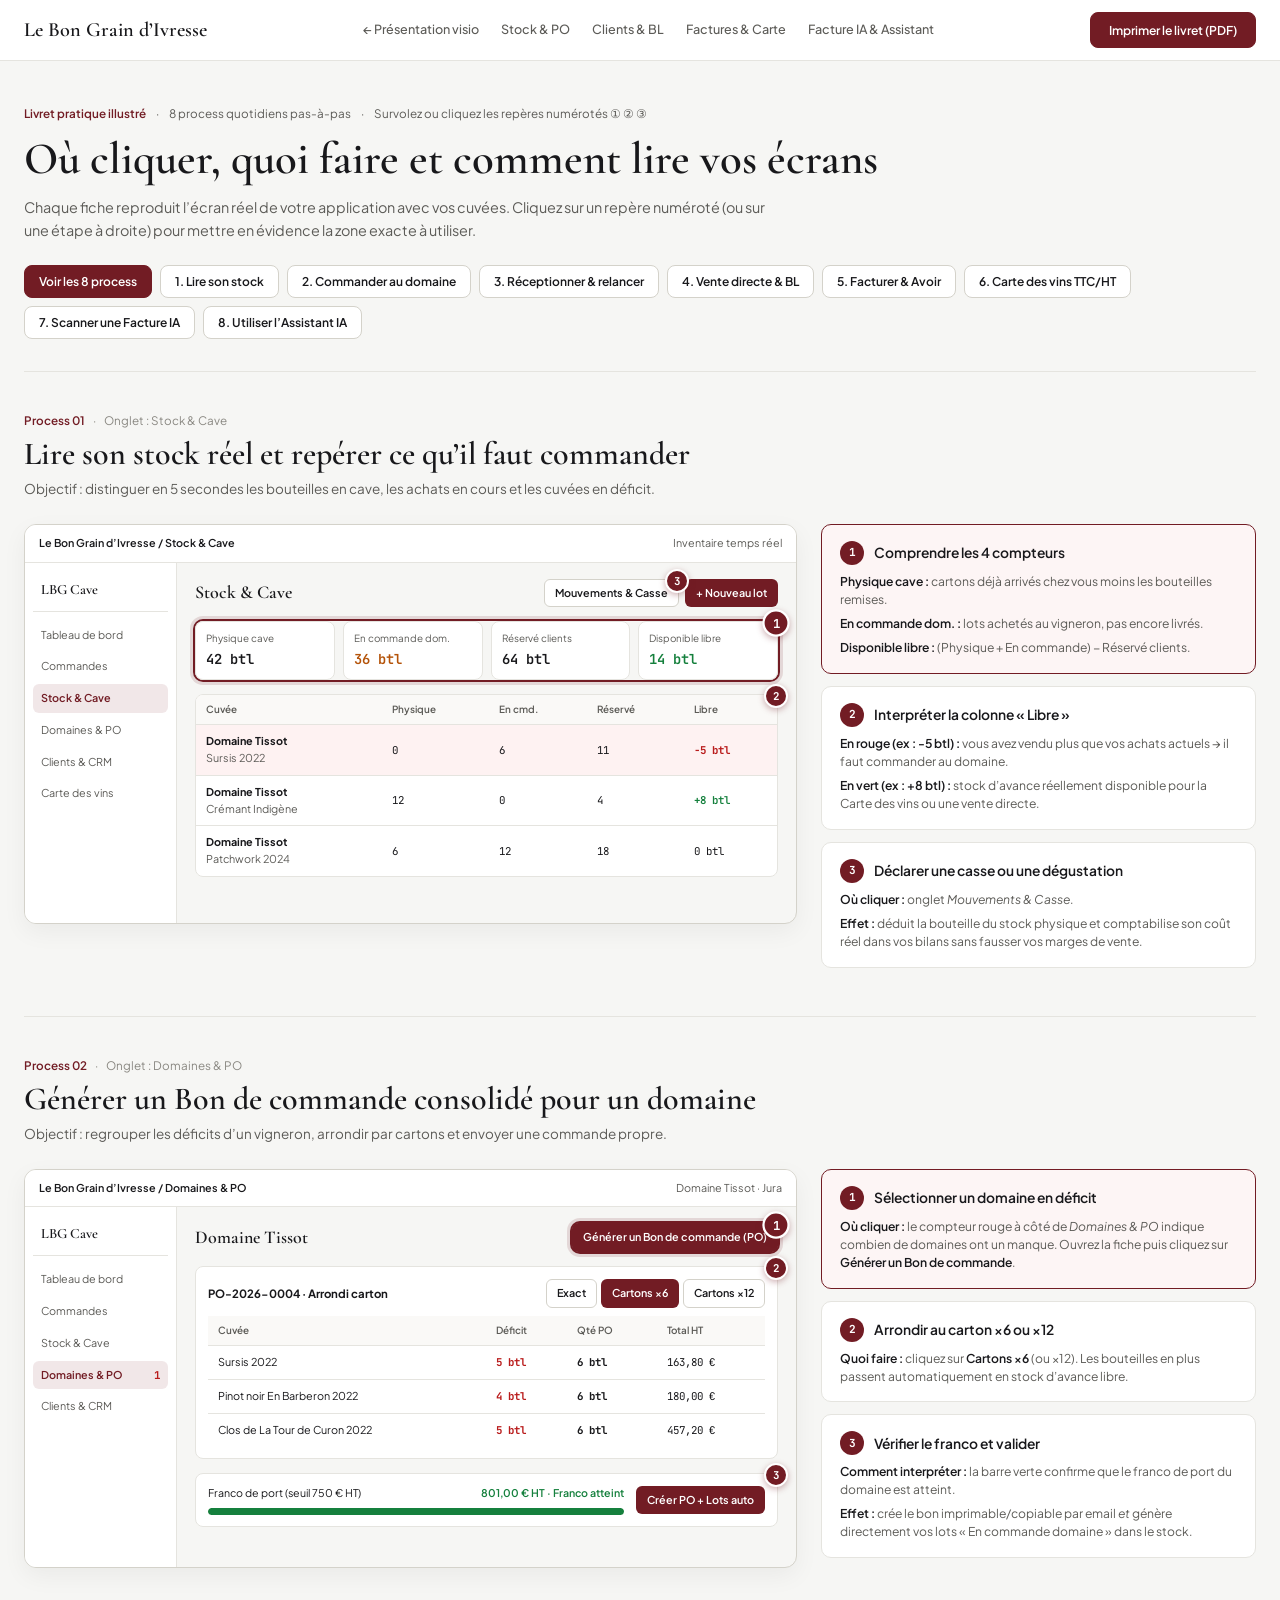
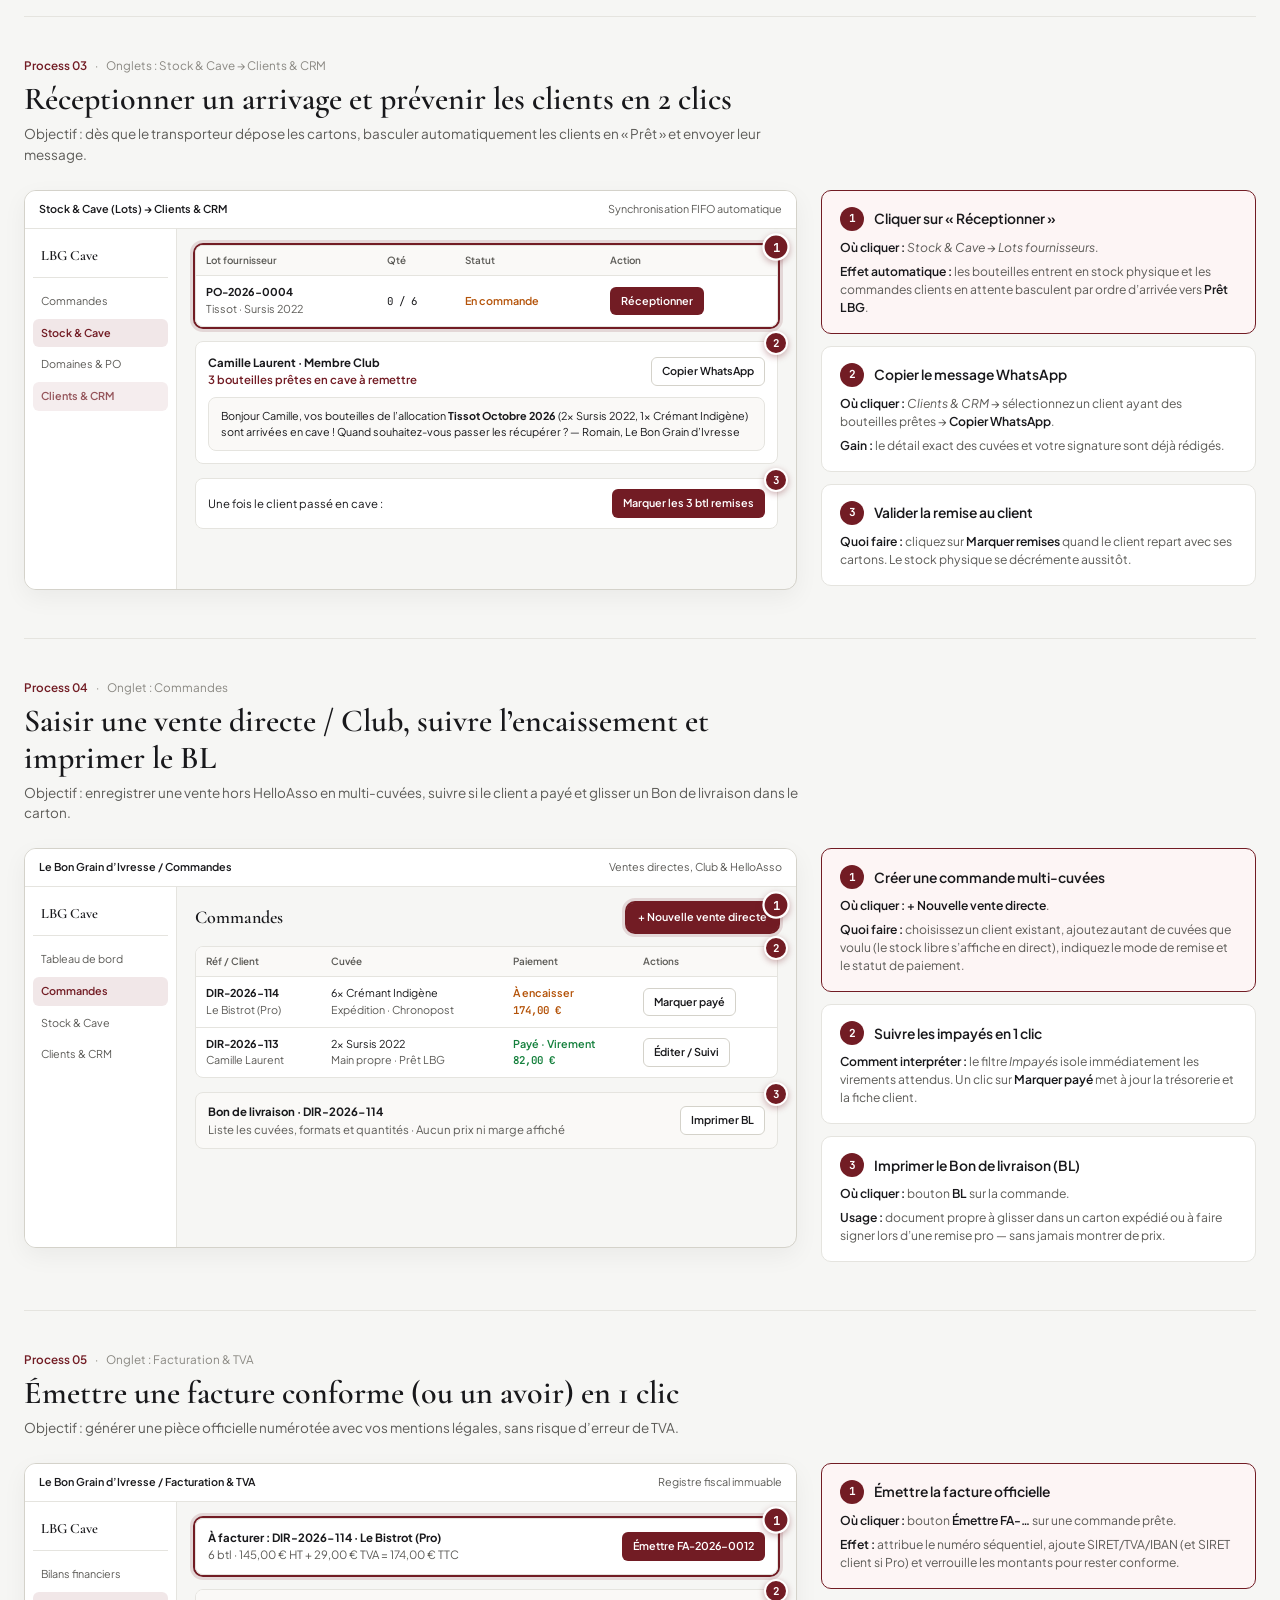
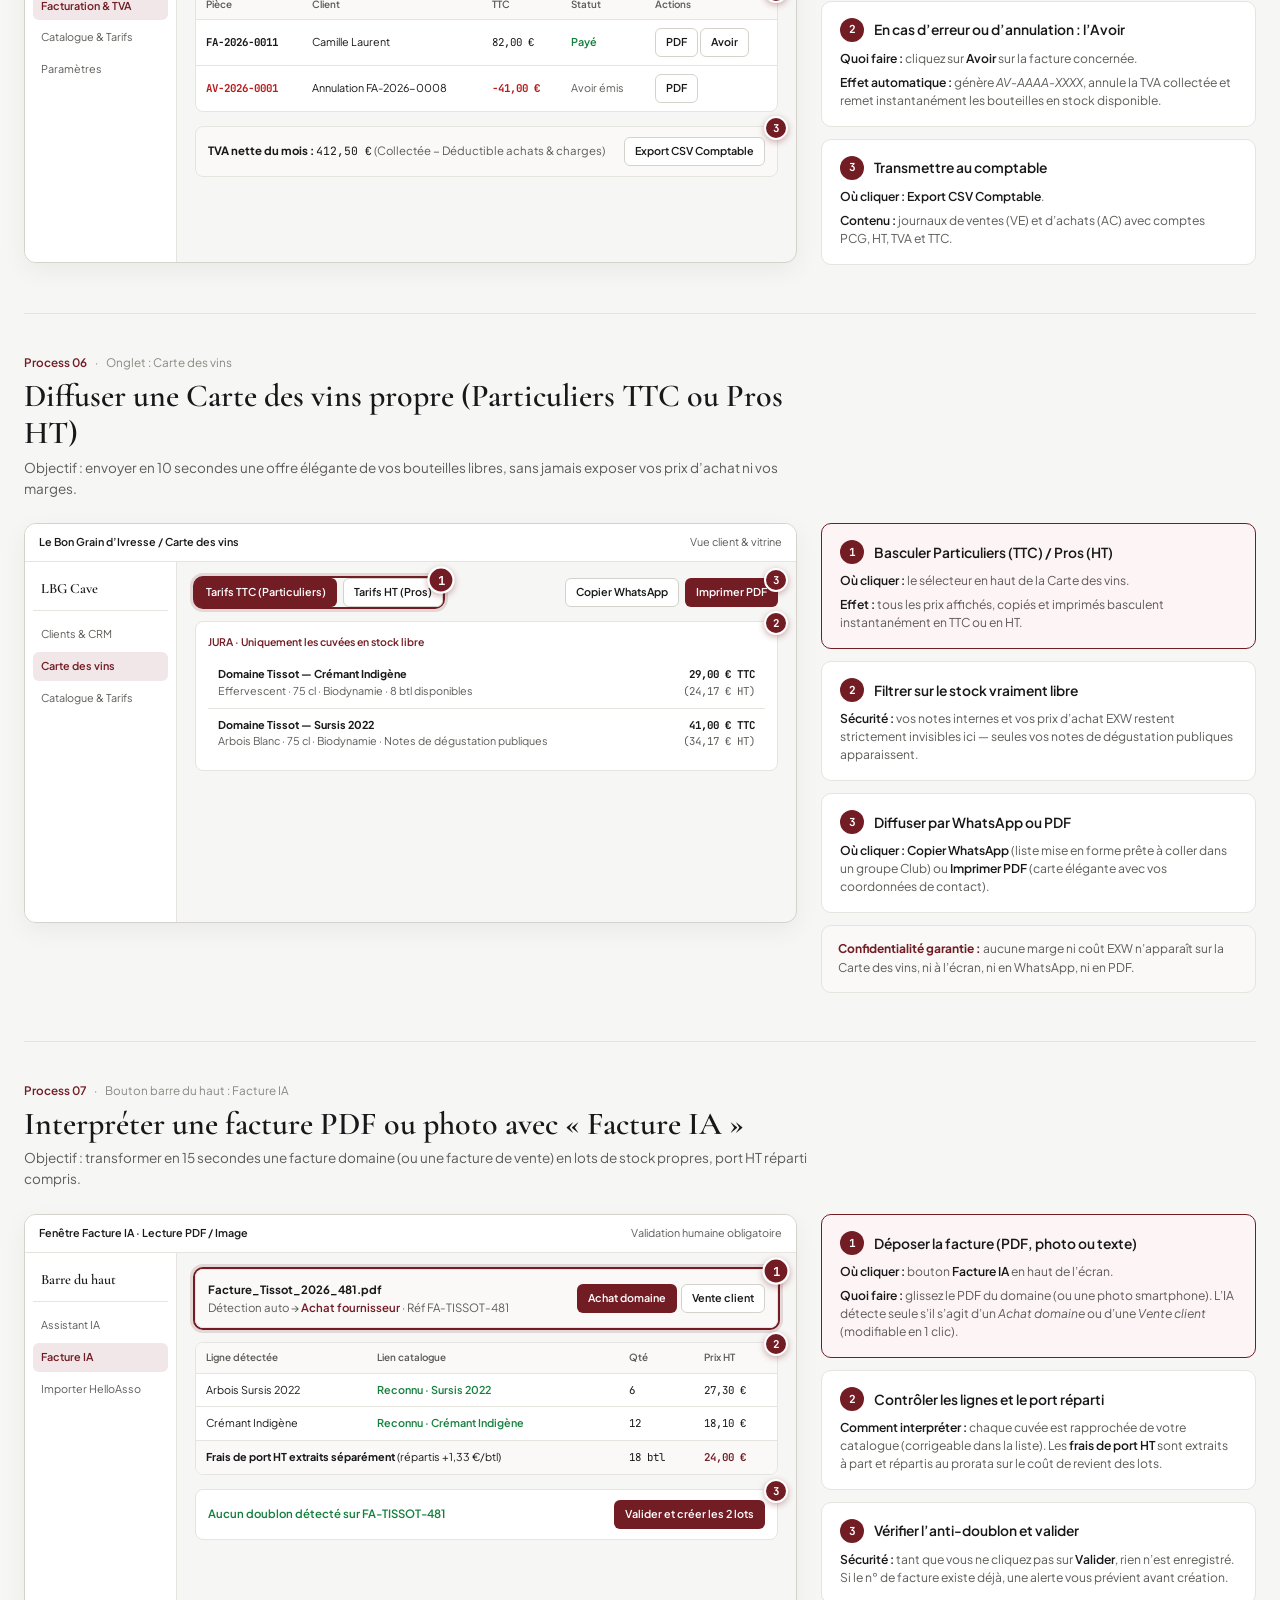
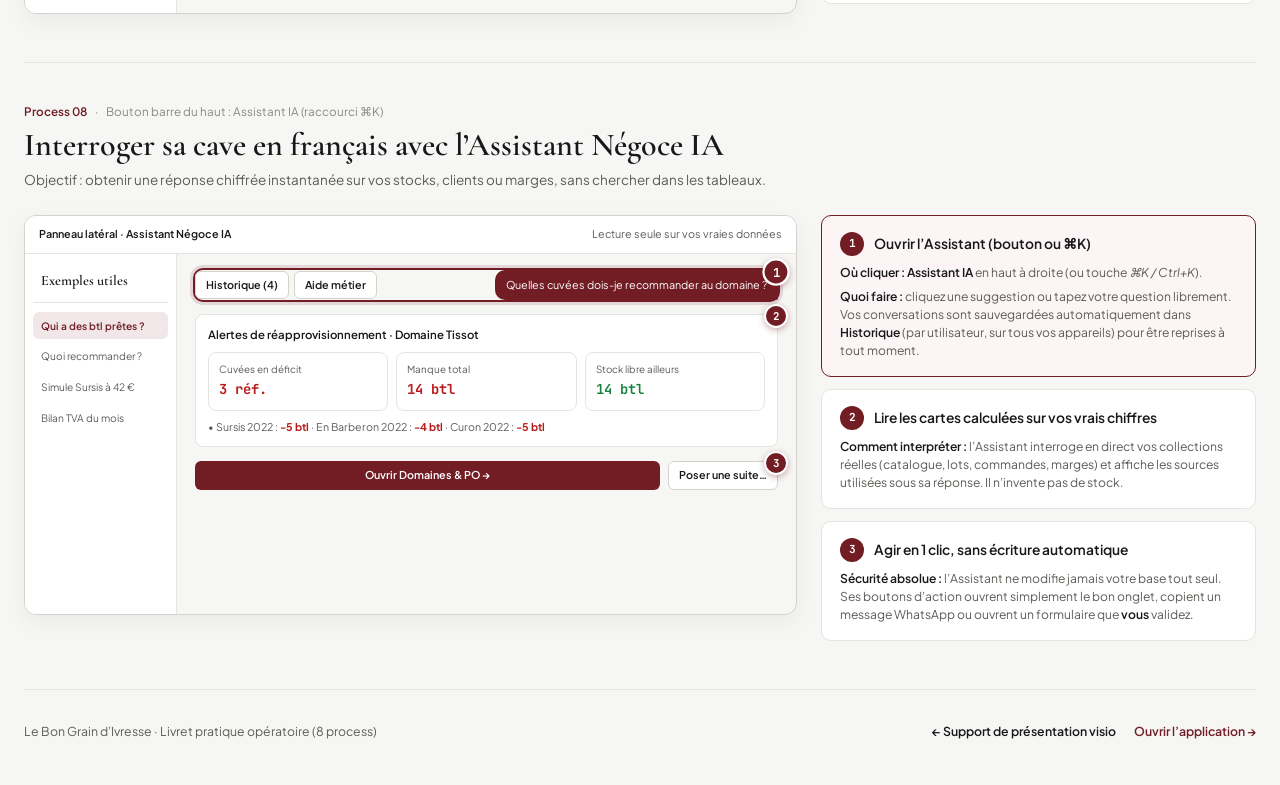
<file: public/livret-process-romain.html>
<!DOCTYPE html>
<html lang="fr">
<head>
  <meta charset="UTF-8" />
  <meta name="viewport" content="width=device-width, initial-scale=1.0" />
  <title>Le Bon Grain d’Ivresse — Livret pratique illustré (8 process clés)</title>
  <meta name="description" content="Livret illustré pas-à-pas des 8 process quotidiens dans Le Bon Grain d’Ivresse v2 : écrans annotés, Facture IA, Assistant IA, où cliquer et comment interpréter." />
  <link rel="preconnect" href="https://fonts.googleapis.com" />
  <link rel="preconnect" href="https://fonts.gstatic.com" crossorigin />
  <link href="https://fonts.googleapis.com/css2?family=Cormorant+Garamond:ital,wght@0,500;0,600;0,700;1,500&family=JetBrains+Mono:wght@400;500;600&family=Plus+Jakarta+Sans:wght@400;500;600;700&display=swap" rel="stylesheet" />
  <style>
    :root {
      --bg: #F6F6F4;
      --surface: #FFFFFF;
      --surface-soft: #FAF9F7;
      --border: #E5E4DF;
      --border-strong: #D4D2CA;
      --ink: #18181B;
      --ink-muted: #5C5B57;
      --ink-subtle: #8A8882;
      --wine: #721C24;
      --wine-hover: #5B151C;
      --wine-soft: #FDF5F5;
      --ok: #15803D;
      --ok-soft: #F0FDF4;
      --warn: #B45309;
      --warn-soft: #FFFBEB;
      --bad: #B91C1C;
      --bad-soft: #FEF2F2;
      --font-serif: 'Cormorant Garamond', Georgia, serif;
      --font-sans: 'Plus Jakarta Sans', -apple-system, BlinkMacSystemFont, 'Segoe UI', sans-serif;
      --font-mono: 'JetBrains Mono', ui-monospace, monospace;
    }

    *, *::before, *::after { box-sizing: border-box; }

    html, body {
      margin: 0;
      padding: 0;
      background: var(--bg);
      color: var(--ink);
      font-family: var(--font-sans);
      font-size: 15px;
      line-height: 1.55;
      -webkit-font-smoothing: antialiased;
    }

    a { color: inherit; text-decoration: none; }

    .mono {
      font-family: var(--font-mono);
      font-variant-numeric: tabular-nums;
    }

    /* Top Bar — Strict 3 zones */
    .topbar {
      position: sticky;
      top: 0;
      z-index: 50;
      background: rgba(255, 255, 255, 0.96);
      backdrop-filter: blur(8px);
      border-bottom: 1px solid var(--border);
    }

    .topbar-inner {
      max-width: 1280px;
      margin: 0 auto;
      padding: 0 24px;
      height: 60px;
      display: flex;
      align-items: center;
      justify-content: space-between;
      gap: 32px;
    }

    .brand {
      font-family: var(--font-serif);
      font-size: 1.35rem;
      font-weight: 600;
      color: var(--ink);
      white-space: nowrap;
      flex-shrink: 0;
    }

    .top-nav {
      display: flex;
      align-items: center;
      gap: 22px;
      font-size: 0.84rem;
      font-weight: 500;
      color: var(--ink-muted);
    }

    .top-nav a {
      white-space: nowrap;
      flex-shrink: 0;
      padding: 4px 0;
      border-bottom: 1px solid transparent;
      transition: color 150ms ease, border-color 150ms ease;
    }

    .top-nav a:hover {
      color: var(--wine);
      border-bottom-color: var(--wine);
    }

    .btn-primary {
      display: inline-flex;
      align-items: center;
      justify-content: center;
      gap: 8px;
      padding: 9px 18px;
      font-family: var(--font-sans);
      font-size: 0.8125rem;
      font-weight: 600;
      color: #FFFFFF;
      background: var(--wine);
      border: 1px solid var(--wine);
      border-radius: 8px;
      cursor: pointer;
      white-space: nowrap;
      flex-shrink: 0;
      transition: background-color 150ms ease;
    }

    .btn-primary:hover { background: var(--wine-hover); }

    .container {
      max-width: 1280px;
      margin: 0 auto;
      padding: 0 24px;
    }

    /* Intro Header */
    .booklet-hero {
      padding: 44px 0 32px;
      border-bottom: 1px solid var(--border);
    }

    .hero-kicker {
      font-size: 0.78rem;
      color: var(--ink-muted);
      display: flex;
      flex-wrap: wrap;
      gap: 10px;
      margin-bottom: 12px;
    }

    .hero-kicker strong { color: var(--wine); font-weight: 600; }

    .booklet-hero h1 {
      font-family: var(--font-serif);
      font-size: clamp(2.1rem, 3.5vw, 3rem);
      font-weight: 600;
      line-height: 1.1;
      margin: 0 0 12px;
      text-wrap: balance;
    }

    .booklet-hero p {
      font-size: 0.96rem;
      color: var(--ink-muted);
      max-width: 68ch;
      margin: 0 0 24px;
    }

    /* Quick Process Switcher Bar */
    .process-tabs {
      display: flex;
      flex-wrap: wrap;
      gap: 8px;
    }

    .process-tab {
      border: 1px solid var(--border-strong);
      background: var(--surface);
      color: var(--ink);
      font-family: var(--font-sans);
      font-size: 0.8rem;
      font-weight: 600;
      padding: 8px 14px;
      border-radius: 8px;
      cursor: pointer;
      white-space: nowrap;
      transition: border-color 150ms ease, background-color 150ms ease, color 150ms ease;
    }

    .process-tab:hover {
      border-color: var(--wine);
      color: var(--wine);
    }

    .process-tab.is-active {
      background: var(--wine);
      border-color: var(--wine);
      color: #FFFFFF;
    }

    /* Each Process Block */
    .process-section {
      padding: 40px 0 48px;
      border-bottom: 1px solid var(--border);
    }

    .process-section.hidden {
      display: none;
    }

    .process-head {
      display: flex;
      flex-wrap: wrap;
      align-items: baseline;
      justify-content: space-between;
      gap: 16px;
      margin-bottom: 24px;
    }

    .process-title-wrap {
      max-width: 72ch;
    }

    .process-meta {
      font-size: 0.78rem;
      color: var(--ink-subtle);
      display: flex;
      gap: 8px;
      margin-bottom: 6px;
    }

    .process-meta .accent { color: var(--wine); font-weight: 600; }

    .process-head h2 {
      font-family: var(--font-serif);
      font-size: clamp(1.7rem, 2.5vw, 2.2rem);
      font-weight: 600;
      line-height: 1.15;
      margin: 0 0 6px;
    }

    .process-goal {
      font-size: 0.9rem;
      color: var(--ink-muted);
      margin: 0;
    }

    /* Main Split: Annotated App Screen (left) + Step Guide (right) */
    .process-grid {
      display: grid;
      grid-template-columns: 1.28fr 0.72fr;
      gap: 24px;
      align-items: start;
    }

    /* Simulated Real App Frame */
    .app-frame {
      background: var(--bg);
      border: 1px solid var(--border-strong);
      border-radius: 12px;
      overflow: hidden;
      box-shadow: 0 8px 24px rgba(24, 24, 27, 0.05);
    }

    .frame-chrome {
      background: #FFFFFF;
      border-bottom: 1px solid var(--border);
      padding: 10px 14px;
      display: flex;
      align-items: center;
      justify-content: space-between;
      gap: 12px;
      font-size: 0.72rem;
      color: var(--ink-muted);
    }

    .frame-path {
      font-weight: 600;
      color: var(--ink);
      display: flex;
      align-items: center;
      gap: 8px;
    }

    .frame-shell {
      display: grid;
      grid-template-columns: 152px 1fr;
      min-height: 360px;
    }

    .frame-sidebar {
      background: #FFFFFF;
      border-right: 1px solid var(--border);
      padding: 12px 8px;
      display: flex;
      flex-direction: column;
      gap: 3px;
      font-size: 0.72rem;
    }

    .frame-side-brand {
      font-family: var(--font-serif);
      font-size: 0.95rem;
      font-weight: 600;
      color: var(--ink);
      padding: 4px 8px 10px;
      border-bottom: 1px solid var(--border);
      margin-bottom: 6px;
    }

    .frame-nav-item {
      padding: 6px 8px;
      border-radius: 6px;
      color: var(--ink-muted);
      display: flex;
      justify-content: space-between;
      align-items: center;
    }

    .frame-nav-item.active {
      background: rgba(114, 28, 36, 0.1);
      color: var(--wine);
      font-weight: 600;
    }

    .frame-main {
      padding: 16px 18px;
      display: flex;
      flex-direction: column;
      gap: 14px;
      font-size: 0.76rem;
    }

    .frame-title-bar {
      display: flex;
      align-items: center;
      justify-content: space-between;
      gap: 10px;
      flex-wrap: wrap;
    }

    .frame-h {
      font-family: var(--font-serif);
      font-size: 1.2rem;
      font-weight: 600;
      color: var(--ink);
      margin: 0;
    }

    /* Interactive Annotated Targets */
    .hotspot-zone {
      position: relative;
      border-radius: 8px;
      transition: box-shadow 180ms ease, background-color 180ms ease;
    }

    .hotspot-zone.is-highlighted {
      box-shadow: 0 0 0 2px var(--wine), 0 0 0 5px rgba(114, 28, 36, 0.14);
      z-index: 3;
    }

    .pin {
      position: absolute;
      top: -10px;
      right: -10px;
      width: 24px;
      height: 24px;
      border-radius: 50%;
      background: var(--wine);
      color: #FFFFFF;
      font-family: var(--font-mono);
      font-size: 0.72rem;
      font-weight: 700;
      display: inline-flex;
      align-items: center;
      justify-content: center;
      border: 2px solid #FFFFFF;
      box-shadow: 0 2px 6px rgba(114, 28, 36, 0.35);
      cursor: pointer;
      z-index: 4;
      transition: transform 150ms ease;
    }

    .pin:hover,
    .hotspot-zone.is-highlighted .pin {
      transform: scale(1.14);
    }

    .pin.left { right: auto; left: -10px; }

    /* Mockup UI primitives matching exact app styling */
    .ui-btn-wine {
      background: var(--wine);
      color: #FFFFFF;
      padding: 6px 11px;
      border-radius: 6px;
      font-size: 0.72rem;
      font-weight: 600;
      display: inline-flex;
      align-items: center;
      gap: 5px;
      white-space: nowrap;
    }

    .ui-btn-soft {
      background: #FFFFFF;
      color: var(--ink);
      border: 1px solid var(--border-strong);
      padding: 5px 10px;
      border-radius: 6px;
      font-size: 0.72rem;
      font-weight: 600;
      display: inline-flex;
      align-items: center;
      gap: 5px;
      white-space: nowrap;
    }

    .ui-card {
      background: #FFFFFF;
      border: 1px solid var(--border);
      border-radius: 8px;
      overflow: hidden;
    }

    .ui-kpis {
      display: grid;
      grid-template-columns: repeat(4, 1fr);
      gap: 8px;
    }

    .ui-kpi {
      background: #FFFFFF;
      border: 1px solid var(--border);
      border-radius: 8px;
      padding: 9px 10px;
    }

    .ui-kpi-lbl {
      font-size: 0.66rem;
      color: var(--ink-muted);
    }

    .ui-kpi-val {
      font-family: var(--font-mono);
      font-size: 0.92rem;
      font-weight: 600;
      margin-top: 2px;
    }

    .ui-table {
      width: 100%;
      border-collapse: collapse;
      font-size: 0.72rem;
    }

    .ui-table th {
      text-align: left;
      padding: 7px 10px;
      background: var(--surface-soft);
      color: var(--ink-muted);
      font-weight: 600;
      font-size: 0.66rem;
      border-bottom: 1px solid var(--border);
    }

    .ui-table td {
      padding: 8px 10px;
      border-bottom: 1px solid var(--border);
      vertical-align: middle;
    }

    .ui-table tr:last-child td { border-bottom: none; }

    .txt-ok { color: var(--ok); font-weight: 600; }
    .txt-warn { color: var(--warn); font-weight: 600; }
    .txt-bad { color: var(--bad); font-weight: 700; }
    .txt-wine { color: var(--wine); font-weight: 600; }
    .txt-muted { color: var(--ink-muted); }

    .row-alert { background: #FEF2F2; }

    .ui-form-row {
      display: grid;
      grid-template-columns: 1fr 1fr;
      gap: 10px;
      padding: 12px;
    }

    .ui-field {
      background: var(--surface-soft);
      border: 1px solid var(--border);
      border-radius: 6px;
      padding: 7px 9px;
    }

    .ui-field-lbl {
      font-size: 0.63rem;
      color: var(--ink-subtle);
      display: block;
    }

    .ui-field-val {
      font-size: 0.74rem;
      font-weight: 600;
      color: var(--ink);
    }

    .ui-progress-track {
      height: 7px;
      background: #ECEBE6;
      border-radius: 99px;
      overflow: hidden;
      margin-top: 6px;
    }

    .ui-progress-fill {
      height: 100%;
      background: var(--ok);
      border-radius: 99px;
    }

    .ui-whatsapp {
      background: var(--surface-soft);
      border: 1px solid var(--border);
      border-radius: 8px;
      padding: 10px 12px;
      font-size: 0.72rem;
      color: var(--ink);
      line-height: 1.5;
    }

    /* Right Panel: Step-by-step Cards */
    .steps-panel {
      display: flex;
      flex-direction: column;
      gap: 12px;
    }

    .step-card {
      background: var(--surface);
      border: 1px solid var(--border);
      border-radius: 10px;
      padding: 16px 18px;
      cursor: pointer;
      transition: border-color 160ms ease, background-color 160ms ease, transform 160ms ease;
    }

    .step-card:hover,
    .step-card.is-highlighted {
      border-color: var(--wine);
      background: var(--wine-soft);
    }

    .step-card-head {
      display: flex;
      align-items: center;
      gap: 10px;
      margin-bottom: 8px;
    }

    .step-badge {
      width: 24px;
      height: 24px;
      border-radius: 50%;
      background: var(--wine);
      color: #FFFFFF;
      font-family: var(--font-mono);
      font-size: 0.74rem;
      font-weight: 700;
      display: inline-flex;
      align-items: center;
      justify-content: center;
      flex-shrink: 0;
    }

    .step-card h3 {
      font-size: 0.92rem;
      font-weight: 600;
      margin: 0;
      color: var(--ink);
    }

    .step-dl {
      margin: 0;
      display: flex;
      flex-direction: column;
      gap: 6px;
      font-size: 0.81rem;
    }

    .step-line {
      color: var(--ink-muted);
      line-height: 1.48;
    }

    .step-line strong {
      color: var(--ink);
      font-weight: 600;
    }

    .tip-note {
      background: var(--surface-soft);
      border: 1px solid var(--border);
      border-radius: 10px;
      padding: 14px 16px;
      font-size: 0.8rem;
      color: var(--ink-muted);
    }

    .tip-note strong { color: var(--wine); }

    /* Footer */
    .footer {
      padding: 32px 0 44px;
      font-size: 0.82rem;
      color: var(--ink-muted);
    }

    .footer-inner {
      display: flex;
      flex-wrap: wrap;
      justify-content: space-between;
      align-items: center;
      gap: 16px;
    }

    /* Responsive */
    @media (max-width: 1040px) {
      .process-grid { grid-template-columns: 1fr; }
      .top-nav { display: none; }
    }

    @media (max-width: 680px) {
      .frame-shell { grid-template-columns: 1fr; }
      .frame-sidebar { display: none; }
      .ui-kpis { grid-template-columns: repeat(2, 1fr); }
    }

    /* Clean Print / PDF */
    @media print {
      @page { margin: 12mm; }
      html, body { background: #FFFFFF !important; font-size: 10pt; }
      .topbar, .process-tabs, .no-print { display: none !important; }
      .process-section.hidden { display: block !important; }
      .process-section {
        padding: 18px 0;
        page-break-after: always;
        break-after: page;
        border-bottom: none;
      }
      .process-section:last-of-type { page-break-after: auto; break-after: auto; }
      .app-frame, .step-card { break-inside: avoid; }
    }
  </style>
</head>
<body>
  <!-- Top Bar (3 zones) -->
  <header class="topbar no-print">
    <div class="topbar-inner">
      <a href="https://le-bon-grain-d-ivresse-gestion-n-goce.ai.studio" target="_blank" rel="noopener noreferrer" class="brand">Le Bon Grain d’Ivresse</a>
      <nav class="top-nav" aria-label="Navigation du livret">
        <a href="/presentation-romain.html">← Présentation visio</a>
        <a href="#p1">Stock &amp; PO</a>
        <a href="#p3">Clients &amp; BL</a>
        <a href="#p5">Factures &amp; Carte</a>
        <a href="#p7">Facture IA &amp; Assistant</a>
      </nav>
      <button type="button" class="btn-primary" onclick="window.print()">
        Imprimer le livret (PDF)
      </button>
    </div>
  </header>

  <main class="container">
    <!-- Hero -->
    <section class="booklet-hero">
      <div class="hero-kicker">
        <strong>Livret pratique illustré</strong>
        <span aria-hidden="true">·</span>
        <span>8 process quotidiens pas-à-pas</span>
        <span aria-hidden="true">·</span>
        <span>Survolez ou cliquez les repères numérotés ① ② ③</span>
      </div>
      <h1>Où cliquer, quoi faire et comment lire vos écrans</h1>
      <p>
        Chaque fiche reproduit l’écran réel de votre application avec vos cuvées. Cliquez sur un
        repère numéroté (ou sur une étape à droite) pour mettre en évidence la zone exacte à utiliser.
      </p>

      <div class="process-tabs no-print" role="tablist" aria-label="Filtrer les process">
        <button type="button" class="process-tab is-active" data-show="all">Voir les 8 process</button>
        <button type="button" class="process-tab" data-show="p1">1. Lire son stock</button>
        <button type="button" class="process-tab" data-show="p2">2. Commander au domaine</button>
        <button type="button" class="process-tab" data-show="p3">3. Réceptionner &amp; relancer</button>
        <button type="button" class="process-tab" data-show="p4">4. Vente directe &amp; BL</button>
        <button type="button" class="process-tab" data-show="p5">5. Facturer &amp; Avoir</button>
        <button type="button" class="process-tab" data-show="p6">6. Carte des vins TTC/HT</button>
        <button type="button" class="process-tab" data-show="p7">7. Scanner une Facture IA</button>
        <button type="button" class="process-tab" data-show="p8">8. Utiliser l’Assistant IA</button>
      </div>
    </section>

    <!-- ========================================================= -->
    <!-- PROCESS 1 : LIRE SON STOCK & REPERER UN DEFICIT           -->
    <!-- ========================================================= -->
    <section class="process-section" id="p1" data-process="p1">
      <div class="process-head">
        <div class="process-title-wrap">
          <div class="process-meta">
            <span class="accent">Process 01</span>
            <span aria-hidden="true">·</span>
            <span>Onglet : Stock &amp; Cave</span>
          </div>
          <h2>Lire son stock réel et repérer ce qu’il faut commander</h2>
          <p class="process-goal">
            Objectif : distinguer en 5 secondes les bouteilles en cave, les achats en cours et les cuvées en déficit.
          </p>
        </div>
      </div>

      <div class="process-grid">
        <!-- Annotated Screen -->
        <div class="app-frame">
          <div class="frame-chrome">
            <span class="frame-path">Le Bon Grain d’Ivresse / Stock &amp; Cave</span>
            <span>Inventaire temps réel</span>
          </div>
          <div class="frame-shell">
            <aside class="frame-sidebar">
              <div class="frame-side-brand">LBG Cave</div>
              <div class="frame-nav-item">Tableau de bord</div>
              <div class="frame-nav-item">Commandes</div>
              <div class="frame-nav-item active">Stock &amp; Cave</div>
              <div class="frame-nav-item">Domaines &amp; PO</div>
              <div class="frame-nav-item">Clients &amp; CRM</div>
              <div class="frame-nav-item">Carte des vins</div>
            </aside>
            <div class="frame-main">
              <div class="frame-title-bar">
                <h3 class="frame-h">Stock &amp; Cave</h3>
                <div style="display:flex; gap:6px;">
                  <div class="hotspot-zone" data-step="p1-3">
                    <span class="ui-btn-soft">Mouvements &amp; Casse</span>
                    <button type="button" class="pin" data-step="p1-3" aria-label="Repère 3">3</button>
                  </div>
                  <span class="ui-btn-wine">+ Nouveau lot</span>
                </div>
              </div>

              <div class="hotspot-zone" data-step="p1-1">
                <div class="ui-kpis">
                  <div class="ui-kpi">
                    <div class="ui-kpi-lbl">Physique cave</div>
                    <div class="ui-kpi-val">42 btl</div>
                  </div>
                  <div class="ui-kpi">
                    <div class="ui-kpi-lbl">En commande dom.</div>
                    <div class="ui-kpi-val txt-warn">36 btl</div>
                  </div>
                  <div class="ui-kpi">
                    <div class="ui-kpi-lbl">Réservé clients</div>
                    <div class="ui-kpi-val">64 btl</div>
                  </div>
                  <div class="ui-kpi">
                    <div class="ui-kpi-lbl">Disponible libre</div>
                    <div class="ui-kpi-val txt-ok">14 btl</div>
                  </div>
                </div>
                <button type="button" class="pin" data-step="p1-1" aria-label="Repère 1">1</button>
              </div>

              <div class="hotspot-zone" data-step="p1-2">
                <div class="ui-card">
                  <table class="ui-table">
                    <thead>
                      <tr>
                        <th>Cuvée</th>
                        <th>Physique</th>
                        <th>En cmd.</th>
                        <th>Réservé</th>
                        <th>Libre</th>
                      </tr>
                    </thead>
                    <tbody>
                      <tr class="row-alert">
                        <td><strong>Domaine Tissot</strong><br/><span class="txt-muted">Sursis 2022</span></td>
                        <td class="mono">0</td>
                        <td class="mono">6</td>
                        <td class="mono">11</td>
                        <td class="mono txt-bad">-5 btl</td>
                      </tr>
                      <tr>
                        <td><strong>Domaine Tissot</strong><br/><span class="txt-muted">Crémant Indigène</span></td>
                        <td class="mono">12</td>
                        <td class="mono">0</td>
                        <td class="mono">4</td>
                        <td class="mono txt-ok">+8 btl</td>
                      </tr>
                      <tr>
                        <td><strong>Domaine Tissot</strong><br/><span class="txt-muted">Patchwork 2024</span></td>
                        <td class="mono">6</td>
                        <td class="mono">12</td>
                        <td class="mono">18</td>
                        <td class="mono">0 btl</td>
                      </tr>
                    </tbody>
                  </table>
                </div>
                <button type="button" class="pin" data-step="p1-2" aria-label="Repère 2">2</button>
              </div>
            </div>
          </div>
        </div>

        <!-- Step Guide -->
        <div class="steps-panel">
          <article class="step-card is-highlighted" data-step="p1-1">
            <div class="step-card-head">
              <span class="step-badge">1</span>
              <h3>Comprendre les 4 compteurs</h3>
            </div>
            <div class="step-dl">
              <div class="step-line"><strong>Physique cave :</strong> cartons déjà arrivés chez vous moins les bouteilles remises.</div>
              <div class="step-line"><strong>En commande dom. :</strong> lots achetés au vigneron, pas encore livrés.</div>
              <div class="step-line"><strong>Disponible libre :</strong> (Physique + En commande) − Réservé clients.</div>
            </div>
          </article>

          <article class="step-card" data-step="p1-2">
            <div class="step-card-head">
              <span class="step-badge">2</span>
              <h3>Interpréter la colonne « Libre »</h3>
            </div>
            <div class="step-dl">
              <div class="step-line"><strong>En rouge (ex : -5 btl) :</strong> vous avez vendu plus que vos achats actuels → il faut commander au domaine.</div>
              <div class="step-line"><strong>En vert (ex : +8 btl) :</strong> stock d’avance réellement disponible pour la Carte des vins ou une vente directe.</div>
            </div>
          </article>

          <article class="step-card" data-step="p1-3">
            <div class="step-card-head">
              <span class="step-badge">3</span>
              <h3>Déclarer une casse ou une dégustation</h3>
            </div>
            <div class="step-dl">
              <div class="step-line"><strong>Où cliquer :</strong> onglet <em>Mouvements &amp; Casse</em>.</div>
              <div class="step-line"><strong>Effet :</strong> déduit la bouteille du stock physique et comptabilise son coût réel dans vos bilans sans fausser vos marges de vente.</div>
            </div>
          </article>
        </div>
      </div>
    </section>

    <!-- ========================================================= -->
    <!-- PROCESS 2 : COMMANDER AU DOMAINE (BON DE COMMANDE PO)     -->
    <!-- ========================================================= -->
    <section class="process-section" id="p2" data-process="p2">
      <div class="process-head">
        <div class="process-title-wrap">
          <div class="process-meta">
            <span class="accent">Process 02</span>
            <span aria-hidden="true">·</span>
            <span>Onglet : Domaines &amp; PO</span>
          </div>
          <h2>Générer un Bon de commande consolidé pour un domaine</h2>
          <p class="process-goal">
            Objectif : regrouper les déficits d’un vigneron, arrondir par cartons et envoyer une commande propre.
          </p>
        </div>
      </div>

      <div class="process-grid">
        <div class="app-frame">
          <div class="frame-chrome">
            <span class="frame-path">Le Bon Grain d’Ivresse / Domaines &amp; PO</span>
            <span>Domaine Tissot · Jura</span>
          </div>
          <div class="frame-shell">
            <aside class="frame-sidebar">
              <div class="frame-side-brand">LBG Cave</div>
              <div class="frame-nav-item">Tableau de bord</div>
              <div class="frame-nav-item">Commandes</div>
              <div class="frame-nav-item">Stock &amp; Cave</div>
              <div class="frame-nav-item active">Domaines &amp; PO <span class="mono txt-bad">1</span></div>
              <div class="frame-nav-item">Clients &amp; CRM</div>
            </aside>
            <div class="frame-main">
              <div class="frame-title-bar">
                <h3 class="frame-h">Domaine Tissot</h3>
                <div class="hotspot-zone" data-step="p2-1">
                  <span class="ui-btn-wine">Générer un Bon de commande (PO)</span>
                  <button type="button" class="pin" data-step="p2-1" aria-label="Repère 1">1</button>
                </div>
              </div>

              <div class="hotspot-zone" data-step="p2-2">
                <div class="ui-card" style="padding:12px;">
                  <div style="display:flex; justify-content:space-between; align-items:center; margin-bottom:8px;">
                    <strong>PO-2026-0004 · Arrondi carton</strong>
                    <div style="display:flex; gap:4px;">
                      <span class="ui-btn-soft">Exact</span>
                      <span class="ui-btn-wine">Cartons ×6</span>
                      <span class="ui-btn-soft">Cartons ×12</span>
                    </div>
                  </div>
                  <table class="ui-table">
                    <thead>
                      <tr><th>Cuvée</th><th>Déficit</th><th>Qté PO</th><th>Total HT</th></tr>
                    </thead>
                    <tbody>
                      <tr>
                        <td>Sursis 2022</td>
                        <td class="mono txt-bad">5 btl</td>
                        <td class="mono"><strong>6 btl</strong></td>
                        <td class="mono">163,80 €</td>
                      </tr>
                      <tr>
                        <td>Pinot noir En Barberon 2022</td>
                        <td class="mono txt-bad">4 btl</td>
                        <td class="mono"><strong>6 btl</strong></td>
                        <td class="mono">180,00 €</td>
                      </tr>
                      <tr>
                        <td>Clos de La Tour de Curon 2022</td>
                        <td class="mono txt-bad">5 btl</td>
                        <td class="mono"><strong>6 btl</strong></td>
                        <td class="mono">457,20 €</td>
                      </tr>
                    </tbody>
                  </table>
                </div>
                <button type="button" class="pin" data-step="p2-2" aria-label="Repère 2">2</button>
              </div>

              <div class="hotspot-zone" data-step="p2-3">
                <div class="ui-card" style="padding:11px 12px; display:flex; justify-content:space-between; align-items:center; gap:12px; flex-wrap:wrap;">
                  <div style="flex:1; min-width:180px;">
                    <div style="display:flex; justify-content:space-between; font-size:0.71rem;">
                      <span>Franco de port (seuil 750 € HT)</span>
                      <strong class="txt-ok">801,00 € HT · Franco atteint</strong>
                    </div>
                    <div class="ui-progress-track">
                      <div class="ui-progress-fill" style="width:100%;"></div>
                    </div>
                  </div>
                  <span class="ui-btn-wine">Créer PO + Lots auto</span>
                </div>
                <button type="button" class="pin" data-step="p2-3" aria-label="Repère 3">3</button>
              </div>
            </div>
          </div>
        </div>

        <div class="steps-panel">
          <article class="step-card is-highlighted" data-step="p2-1">
            <div class="step-card-head">
              <span class="step-badge">1</span>
              <h3>Sélectionner un domaine en déficit</h3>
            </div>
            <div class="step-dl">
              <div class="step-line"><strong>Où cliquer :</strong> le compteur rouge à côté de <em>Domaines &amp; PO</em> indique combien de domaines ont un manque. Ouvrez la fiche puis cliquez sur <strong>Générer un Bon de commande</strong>.</div>
            </div>
          </article>

          <article class="step-card" data-step="p2-2">
            <div class="step-card-head">
              <span class="step-badge">2</span>
              <h3>Arrondir au carton ×6 ou ×12</h3>
            </div>
            <div class="step-dl">
              <div class="step-line"><strong>Quoi faire :</strong> cliquez sur <strong>Cartons ×6</strong> (ou ×12). Les bouteilles en plus passent automatiquement en stock d’avance libre.</div>
            </div>
          </article>

          <article class="step-card" data-step="p2-3">
            <div class="step-card-head">
              <span class="step-badge">3</span>
              <h3>Vérifier le franco et valider</h3>
            </div>
            <div class="step-dl">
              <div class="step-line"><strong>Comment interpréter :</strong> la barre verte confirme que le franco de port du domaine est atteint.</div>
              <div class="step-line"><strong>Effet :</strong> crée le bon imprimable/copiable par email <em>et</em> génère directement vos lots « En commande domaine » dans le stock.</div>
            </div>
          </article>
        </div>
      </div>
    </section>

    <!-- ========================================================= -->
    <!-- PROCESS 3 : RECEPTIONNER UN LOT & PREVENIR LES CLIENTS    -->
    <!-- ========================================================= -->
    <section class="process-section" id="p3" data-process="p3">
      <div class="process-head">
        <div class="process-title-wrap">
          <div class="process-meta">
            <span class="accent">Process 03</span>
            <span aria-hidden="true">·</span>
            <span>Onglets : Stock &amp; Cave → Clients &amp; CRM</span>
          </div>
          <h2>Réceptionner un arrivage et prévenir les clients en 2 clics</h2>
          <p class="process-goal">
            Objectif : dès que le transporteur dépose les cartons, basculer automatiquement les clients en « Prêt » et envoyer leur message.
          </p>
        </div>
      </div>

      <div class="process-grid">
        <div class="app-frame">
          <div class="frame-chrome">
            <span class="frame-path">Stock &amp; Cave (Lots) → Clients &amp; CRM</span>
            <span>Synchronisation FIFO automatique</span>
          </div>
          <div class="frame-shell">
            <aside class="frame-sidebar">
              <div class="frame-side-brand">LBG Cave</div>
              <div class="frame-nav-item">Commandes</div>
              <div class="frame-nav-item active">Stock &amp; Cave</div>
              <div class="frame-nav-item">Domaines &amp; PO</div>
              <div class="frame-nav-item active" style="opacity:0.75;">Clients &amp; CRM</div>
            </aside>
            <div class="frame-main">
              <div class="hotspot-zone" data-step="p3-1">
                <div class="ui-card">
                  <table class="ui-table">
                    <thead>
                      <tr><th>Lot fournisseur</th><th>Qté</th><th>Statut</th><th>Action</th></tr>
                    </thead>
                    <tbody>
                      <tr>
                        <td><strong>PO-2026-0004</strong><br/><span class="txt-muted">Tissot · Sursis 2022</span></td>
                        <td class="mono">0 / 6</td>
                        <td class="txt-warn">En commande</td>
                        <td><span class="ui-btn-wine">Réceptionner</span></td>
                      </tr>
                    </tbody>
                  </table>
                </div>
                <button type="button" class="pin" data-step="p3-1" aria-label="Repère 1">1</button>
              </div>

              <div class="hotspot-zone" data-step="p3-2">
                <div class="ui-card" style="padding:12px;">
                  <div style="display:flex; justify-content:space-between; align-items:center; margin-bottom:8px;">
                    <div>
                      <strong>Camille Laurent · Membre Club</strong><br/>
                      <span class="txt-wine">3 bouteilles prêtes en cave à remettre</span>
                    </div>
                    <span class="ui-btn-soft">Copier WhatsApp</span>
                  </div>
                  <div class="ui-whatsapp">
                    Bonjour Camille, vos bouteilles de l’allocation <strong>Tissot Octobre 2026</strong>
                    (2× Sursis 2022, 1× Crémant Indigène) sont arrivées en cave ! Quand souhaitez-vous passer les récupérer ? — Romain, Le Bon Grain d’Ivresse
                  </div>
                </div>
                <button type="button" class="pin" data-step="p3-2" aria-label="Repère 2">2</button>
              </div>

              <div class="hotspot-zone" data-step="p3-3">
                <div class="ui-card" style="padding:10px 12px; display:flex; justify-content:space-between; align-items:center;">
                  <span>Une fois le client passé en cave :</span>
                  <span class="ui-btn-wine">Marquer les 3 btl remises</span>
                </div>
                <button type="button" class="pin" data-step="p3-3" aria-label="Repère 3">3</button>
              </div>
            </div>
          </div>
        </div>

        <div class="steps-panel">
          <article class="step-card is-highlighted" data-step="p3-1">
            <div class="step-card-head">
              <span class="step-badge">1</span>
              <h3>Cliquer sur « Réceptionner »</h3>
            </div>
            <div class="step-dl">
              <div class="step-line"><strong>Où cliquer :</strong> <em>Stock &amp; Cave → Lots fournisseurs</em>.</div>
              <div class="step-line"><strong>Effet automatique :</strong> les bouteilles entrent en stock physique et les commandes clients en attente basculent par ordre d’arrivée vers <strong>Prêt LBG</strong>.</div>
            </div>
          </article>

          <article class="step-card" data-step="p3-2">
            <div class="step-card-head">
              <span class="step-badge">2</span>
              <h3>Copier le message WhatsApp</h3>
            </div>
            <div class="step-dl">
              <div class="step-line"><strong>Où cliquer :</strong> <em>Clients &amp; CRM</em> → sélectionnez un client ayant des bouteilles prêtes → <strong>Copier WhatsApp</strong>.</div>
              <div class="step-line"><strong>Gain :</strong> le détail exact des cuvées et votre signature sont déjà rédigés.</div>
            </div>
          </article>

          <article class="step-card" data-step="p3-3">
            <div class="step-card-head">
              <span class="step-badge">3</span>
              <h3>Valider la remise au client</h3>
            </div>
            <div class="step-dl">
              <div class="step-line"><strong>Quoi faire :</strong> cliquez sur <strong>Marquer remises</strong> quand le client repart avec ses cartons. Le stock physique se décrémente aussitôt.</div>
            </div>
          </article>
        </div>
      </div>
    </section>

    <!-- ========================================================= -->
    <!-- PROCESS 4 : VENTE DIRECTE, PAIEMENT & BON DE LIVRAISON    -->
    <!-- ========================================================= -->
    <section class="process-section" id="p4" data-process="p4">
      <div class="process-head">
        <div class="process-title-wrap">
          <div class="process-meta">
            <span class="accent">Process 04</span>
            <span aria-hidden="true">·</span>
            <span>Onglet : Commandes</span>
          </div>
          <h2>Saisir une vente directe / Club, suivre l’encaissement et imprimer le BL</h2>
          <p class="process-goal">
            Objectif : enregistrer une vente hors HelloAsso en multi-cuvées, suivre si le client a payé et glisser un Bon de livraison dans le carton.
          </p>
        </div>
      </div>

      <div class="process-grid">
        <div class="app-frame">
          <div class="frame-chrome">
            <span class="frame-path">Le Bon Grain d’Ivresse / Commandes</span>
            <span>Ventes directes, Club &amp; HelloAsso</span>
          </div>
          <div class="frame-shell">
            <aside class="frame-sidebar">
              <div class="frame-side-brand">LBG Cave</div>
              <div class="frame-nav-item">Tableau de bord</div>
              <div class="frame-nav-item active">Commandes</div>
              <div class="frame-nav-item">Stock &amp; Cave</div>
              <div class="frame-nav-item">Clients &amp; CRM</div>
            </aside>
            <div class="frame-main">
              <div class="frame-title-bar">
                <h3 class="frame-h">Commandes</h3>
                <div style="display:flex; gap:6px;">
                  <div class="hotspot-zone" data-step="p4-1">
                    <span class="ui-btn-wine">+ Nouvelle vente directe</span>
                    <button type="button" class="pin" data-step="p4-1" aria-label="Repère 1">1</button>
                  </div>
                </div>
              </div>

              <div class="hotspot-zone" data-step="p4-2">
                <div class="ui-card">
                  <table class="ui-table">
                    <thead>
                      <tr><th>Réf / Client</th><th>Cuvée</th><th>Paiement</th><th>Actions</th></tr>
                    </thead>
                    <tbody>
                      <tr>
                        <td><strong>DIR-2026-114</strong><br/><span class="txt-muted">Le Bistrot (Pro)</span></td>
                        <td>6× Crémant Indigène<br/><span class="txt-muted">Expédition · Chronopost</span></td>
                        <td class="txt-warn">À encaisser<br/><span class="mono">174,00 €</span></td>
                        <td><span class="ui-btn-soft">Marquer payé</span></td>
                      </tr>
                      <tr>
                        <td><strong>DIR-2026-113</strong><br/><span class="txt-muted">Camille Laurent</span></td>
                        <td>2× Sursis 2022<br/><span class="txt-muted">Main propre · Prêt LBG</span></td>
                        <td class="txt-ok">Payé · Virement<br/><span class="mono">82,00 €</span></td>
                        <td><span class="ui-btn-soft">Éditer / Suivi</span></td>
                      </tr>
                    </tbody>
                  </table>
                </div>
                <button type="button" class="pin" data-step="p4-2" aria-label="Repère 2">2</button>
              </div>

              <div class="hotspot-zone" data-step="p4-3">
                <div class="ui-card" style="padding:10px 12px; display:flex; justify-content:space-between; align-items:center; background:var(--surface-soft);">
                  <div>
                    <strong>Bon de livraison · DIR-2026-114</strong><br/>
                    <span class="txt-muted">Liste les cuvées, formats et quantités · Aucun prix ni marge affiché</span>
                  </div>
                  <span class="ui-btn-soft">Imprimer BL</span>
                </div>
                <button type="button" class="pin" data-step="p4-3" aria-label="Repère 3">3</button>
              </div>
            </div>
          </div>
        </div>

        <div class="steps-panel">
          <article class="step-card is-highlighted" data-step="p4-1">
            <div class="step-card-head">
              <span class="step-badge">1</span>
              <h3>Créer une commande multi-cuvées</h3>
            </div>
            <div class="step-dl">
              <div class="step-line"><strong>Où cliquer :</strong> <strong>+ Nouvelle vente directe</strong>.</div>
              <div class="step-line"><strong>Quoi faire :</strong> choisissez un client existant, ajoutez autant de cuvées que voulu (le stock libre s’affiche en direct), indiquez le mode de remise et le statut de paiement.</div>
            </div>
          </article>

          <article class="step-card" data-step="p4-2">
            <div class="step-card-head">
              <span class="step-badge">2</span>
              <h3>Suivre les impayés en 1 clic</h3>
            </div>
            <div class="step-dl">
              <div class="step-line"><strong>Comment interpréter :</strong> le filtre <em>Impayés</em> isole immédiatement les virements attendus. Un clic sur <strong>Marquer payé</strong> met à jour la trésorerie et la fiche client.</div>
            </div>
          </article>

          <article class="step-card" data-step="p4-3">
            <div class="step-card-head">
              <span class="step-badge">3</span>
              <h3>Imprimer le Bon de livraison (BL)</h3>
            </div>
            <div class="step-dl">
              <div class="step-line"><strong>Où cliquer :</strong> bouton <strong>BL</strong> sur la commande.</div>
              <div class="step-line"><strong>Usage :</strong> document propre à glisser dans un carton expédié ou à faire signer lors d’une remise pro — sans jamais montrer de prix.</div>
            </div>
          </article>
        </div>
      </div>
    </section>

    <!-- ========================================================= -->
    <!-- PROCESS 5 : FACTURER, EMETTRE UN AVOIR & EXPORT COMPTA    -->
    <!-- ========================================================= -->
    <section class="process-section" id="p5" data-process="p5">
      <div class="process-head">
        <div class="process-title-wrap">
          <div class="process-meta">
            <span class="accent">Process 05</span>
            <span aria-hidden="true">·</span>
            <span>Onglet : Facturation &amp; TVA</span>
          </div>
          <h2>Émettre une facture conforme (ou un avoir) en 1 clic</h2>
          <p class="process-goal">
            Objectif : générer une pièce officielle numérotée avec vos mentions légales, sans risque d’erreur de TVA.
          </p>
        </div>
      </div>

      <div class="process-grid">
        <div class="app-frame">
          <div class="frame-chrome">
            <span class="frame-path">Le Bon Grain d’Ivresse / Facturation &amp; TVA</span>
            <span>Registre fiscal immuable</span>
          </div>
          <div class="frame-shell">
            <aside class="frame-sidebar">
              <div class="frame-side-brand">LBG Cave</div>
              <div class="frame-nav-item">Bilans financiers</div>
              <div class="frame-nav-item active">Facturation &amp; TVA</div>
              <div class="frame-nav-item">Catalogue &amp; Tarifs</div>
              <div class="frame-nav-item">Paramètres</div>
            </aside>
            <div class="frame-main">
              <div class="hotspot-zone" data-step="p5-1">
                <div class="ui-card" style="padding:10px 12px; display:flex; justify-content:space-between; align-items:center; gap:10px;">
                  <div>
                    <strong>À facturer : DIR-2026-114 · Le Bistrot (Pro)</strong><br/>
                    <span class="txt-muted">6 btl · 145,00 € HT + 29,00 € TVA = 174,00 € TTC</span>
                  </div>
                  <span class="ui-btn-wine">Émettre FA-2026-0012</span>
                </div>
                <button type="button" class="pin" data-step="p5-1" aria-label="Repère 1">1</button>
              </div>

              <div class="hotspot-zone" data-step="p5-2">
                <div class="ui-card">
                  <table class="ui-table">
                    <thead>
                      <tr><th>Pièce</th><th>Client</th><th>TTC</th><th>Statut</th><th>Actions</th></tr>
                    </thead>
                    <tbody>
                      <tr>
                        <td class="mono"><strong>FA-2026-0011</strong></td>
                        <td>Camille Laurent</td>
                        <td class="mono">82,00 €</td>
                        <td class="txt-ok">Payé</td>
                        <td><span class="ui-btn-soft">PDF</span> <span class="ui-btn-soft">Avoir</span></td>
                      </tr>
                      <tr>
                        <td class="mono txt-bad"><strong>AV-2026-0001</strong></td>
                        <td>Annulation FA-2026-0008</td>
                        <td class="mono txt-bad">-41,00 €</td>
                        <td class="txt-muted">Avoir émis</td>
                        <td><span class="ui-btn-soft">PDF</span></td>
                      </tr>
                    </tbody>
                  </table>
                </div>
                <button type="button" class="pin" data-step="p5-2" aria-label="Repère 2">2</button>
              </div>

              <div class="hotspot-zone" data-step="p5-3">
                <div class="ui-card" style="padding:10px 12px; display:flex; justify-content:space-between; align-items:center; background:var(--surface-soft);">
                  <div>
                    <strong>TVA nette du mois :</strong> <span class="mono">412,50 €</span>
                    <span class="txt-muted"> (Collectée − Déductible achats &amp; charges)</span>
                  </div>
                  <span class="ui-btn-soft">Export CSV Comptable</span>
                </div>
                <button type="button" class="pin" data-step="p5-3" aria-label="Repère 3">3</button>
              </div>
            </div>
          </div>
        </div>

        <div class="steps-panel">
          <article class="step-card is-highlighted" data-step="p5-1">
            <div class="step-card-head">
              <span class="step-badge">1</span>
              <h3>Émettre la facture officielle</h3>
            </div>
            <div class="step-dl">
              <div class="step-line"><strong>Où cliquer :</strong> bouton <strong>Émettre FA-…</strong> sur une commande prête.</div>
              <div class="step-line"><strong>Effet :</strong> attribue le numéro séquentiel, ajoute SIRET/TVA/IBAN (et SIRET client si Pro) et verrouille les montants pour rester conforme.</div>
            </div>
          </article>

          <article class="step-card" data-step="p5-2">
            <div class="step-card-head">
              <span class="step-badge">2</span>
              <h3>En cas d’erreur ou d’annulation : l’Avoir</h3>
            </div>
            <div class="step-dl">
              <div class="step-line"><strong>Quoi faire :</strong> cliquez sur <strong>Avoir</strong> sur la facture concernée.</div>
              <div class="step-line"><strong>Effet automatique :</strong> génère <em>AV-AAAA-XXXX</em>, annule la TVA collectée et remet instantanément les bouteilles en stock disponible.</div>
            </div>
          </article>

          <article class="step-card" data-step="p5-3">
            <div class="step-card-head">
              <span class="step-badge">3</span>
              <h3>Transmettre au comptable</h3>
            </div>
            <div class="step-dl">
              <div class="step-line"><strong>Où cliquer :</strong> <strong>Export CSV Comptable</strong>.</div>
              <div class="step-line"><strong>Contenu :</strong> journaux de ventes (VE) et d’achats (AC) avec comptes PCG, HT, TVA et TTC.</div>
            </div>
          </article>
        </div>
      </div>
    </section>

    <!-- ========================================================= -->
    <!-- PROCESS 6 : PARTAGER SA CARTE DES VINS (TTC / HT)         -->
    <!-- ========================================================= -->
    <section class="process-section" id="p6" data-process="p6">
      <div class="process-head">
        <div class="process-title-wrap">
          <div class="process-meta">
            <span class="accent">Process 06</span>
            <span aria-hidden="true">·</span>
            <span>Onglet : Carte des vins</span>
          </div>
          <h2>Diffuser une Carte des vins propre (Particuliers TTC ou Pros HT)</h2>
          <p class="process-goal">
            Objectif : envoyer en 10 secondes une offre élégante de vos bouteilles libres, sans jamais exposer vos prix d’achat ni vos marges.
          </p>
        </div>
      </div>

      <div class="process-grid">
        <div class="app-frame">
          <div class="frame-chrome">
            <span class="frame-path">Le Bon Grain d’Ivresse / Carte des vins</span>
            <span>Vue client &amp; vitrine</span>
          </div>
          <div class="frame-shell">
            <aside class="frame-sidebar">
              <div class="frame-side-brand">LBG Cave</div>
              <div class="frame-nav-item">Clients &amp; CRM</div>
              <div class="frame-nav-item active">Carte des vins</div>
              <div class="frame-nav-item">Catalogue &amp; Tarifs</div>
            </aside>
            <div class="frame-main">
              <div class="frame-title-bar">
                <div class="hotspot-zone" data-step="p6-1" style="display:flex; gap:6px; align-items:center;">
                  <span class="ui-btn-wine">Tarifs TTC (Particuliers)</span>
                  <span class="ui-btn-soft">Tarifs HT (Pros)</span>
                  <button type="button" class="pin" data-step="p6-1" aria-label="Repère 1">1</button>
                </div>
                <div class="hotspot-zone" data-step="p6-3" style="display:flex; gap:6px;">
                  <span class="ui-btn-soft">Copier WhatsApp</span>
                  <span class="ui-btn-wine">Imprimer PDF</span>
                  <button type="button" class="pin" data-step="p6-3" aria-label="Repère 3">3</button>
                </div>
              </div>

              <div class="hotspot-zone" data-step="p6-2">
                <div class="ui-card" style="padding:12px;">
                  <div style="font-size:0.7rem; color:var(--wine); font-weight:600; margin-bottom:8px;">
                    JURA · Uniquement les cuvées en stock libre
                  </div>
                  <table class="ui-table">
                    <tbody>
                      <tr>
                        <td>
                          <strong>Domaine Tissot — Crémant Indigène</strong><br/>
                          <span class="txt-muted">Effervescent · 75 cl · Biodynamie · 8 btl disponibles</span>
                        </td>
                        <td class="mono" style="text-align:right; font-weight:700;">29,00 € TTC<br/><span class="txt-muted" style="font-weight:400;">(24,17 € HT)</span></td>
                      </tr>
                      <tr>
                        <td>
                          <strong>Domaine Tissot — Sursis 2022</strong><br/>
                          <span class="txt-muted">Arbois Blanc · 75 cl · Biodynamie · Notes de dégustation publiques</span>
                        </td>
                        <td class="mono" style="text-align:right; font-weight:700;">41,00 € TTC<br/><span class="txt-muted" style="font-weight:400;">(34,17 € HT)</span></td>
                      </tr>
                    </tbody>
                  </table>
                </div>
                <button type="button" class="pin" data-step="p6-2" aria-label="Repère 2">2</button>
              </div>
            </div>
          </div>
        </div>

        <div class="steps-panel">
          <article class="step-card is-highlighted" data-step="p6-1">
            <div class="step-card-head">
              <span class="step-badge">1</span>
              <h3>Basculer Particuliers (TTC) / Pros (HT)</h3>
            </div>
            <div class="step-dl">
              <div class="step-line"><strong>Où cliquer :</strong> le sélecteur en haut de la Carte des vins.</div>
              <div class="step-line"><strong>Effet :</strong> tous les prix affichés, copiés et imprimés basculent instantanément en TTC ou en HT.</div>
            </div>
          </article>

          <article class="step-card" data-step="p6-2">
            <div class="step-card-head">
              <span class="step-badge">2</span>
              <h3>Filtrer sur le stock vraiment libre</h3>
            </div>
            <div class="step-dl">
              <div class="step-line"><strong>Sécurité :</strong> vos notes internes et vos prix d’achat EXW restent strictement invisibles ici — seules vos notes de dégustation publiques apparaissent.</div>
            </div>
          </article>

          <article class="step-card" data-step="p6-3">
            <div class="step-card-head">
              <span class="step-badge">3</span>
              <h3>Diffuser par WhatsApp ou PDF</h3>
            </div>
            <div class="step-dl">
              <div class="step-line"><strong>Où cliquer :</strong> <strong>Copier WhatsApp</strong> (liste mise en forme prête à coller dans un groupe Club) ou <strong>Imprimer PDF</strong> (carte élégante avec vos coordonnées de contact).</div>
            </div>
          </article>

          <div class="tip-note">
            <strong>Confidentialité garantie :</strong> aucune marge ni coût EXW n’apparaît sur la Carte des vins, ni à l’écran, ni en WhatsApp, ni en PDF.
          </div>
        </div>
      </div>
    </section>

    <!-- ========================================================= -->
    <!-- PROCESS 7 : SCANNER UNE FACTURE PDF AVEC FACTURE IA       -->
    <!-- ========================================================= -->
    <section class="process-section" id="p7" data-process="p7">
      <div class="process-head">
        <div class="process-title-wrap">
          <div class="process-meta">
            <span class="accent">Process 07</span>
            <span aria-hidden="true">·</span>
            <span>Bouton barre du haut : Facture IA</span>
          </div>
          <h2>Interpréter une facture PDF ou photo avec « Facture IA »</h2>
          <p class="process-goal">
            Objectif : transformer en 15 secondes une facture domaine (ou une facture de vente) en lots de stock propres, port HT réparti compris.
          </p>
        </div>
      </div>

      <div class="process-grid">
        <div class="app-frame">
          <div class="frame-chrome">
            <span class="frame-path">Fenêtre Facture IA · Lecture PDF / Image</span>
            <span>Validation humaine obligatoire</span>
          </div>
          <div class="frame-shell">
            <aside class="frame-sidebar">
              <div class="frame-side-brand">Barre du haut</div>
              <div class="frame-nav-item">Assistant IA</div>
              <div class="frame-nav-item active">Facture IA</div>
              <div class="frame-nav-item">Importer HelloAsso</div>
            </aside>
            <div class="frame-main">
              <div class="hotspot-zone" data-step="p7-1">
                <div class="ui-card" style="padding:11px 12px; display:flex; justify-content:space-between; align-items:center; gap:10px; flex-wrap:wrap; background:var(--surface-soft);">
                  <div>
                    <strong>Facture_Tissot_2026_481.pdf</strong><br/>
                    <span class="txt-muted">Détection auto → <strong class="txt-wine">Achat fournisseur</strong> · Réf FA-TISSOT-481</span>
                  </div>
                  <div style="display:flex; gap:4px;">
                    <span class="ui-btn-wine">Achat domaine</span>
                    <span class="ui-btn-soft">Vente client</span>
                  </div>
                </div>
                <button type="button" class="pin" data-step="p7-1" aria-label="Repère 1">1</button>
              </div>

              <div class="hotspot-zone" data-step="p7-2">
                <div class="ui-card">
                  <table class="ui-table">
                    <thead>
                      <tr><th>Ligne détectée</th><th>Lien catalogue</th><th>Qté</th><th>Prix HT</th></tr>
                    </thead>
                    <tbody>
                      <tr>
                        <td>Arbois Sursis 2022</td>
                        <td class="txt-ok">Reconnu · Sursis 2022</td>
                        <td class="mono">6</td>
                        <td class="mono">27,30 €</td>
                      </tr>
                      <tr>
                        <td>Crémant Indigène</td>
                        <td class="txt-ok">Reconnu · Crémant Indigène</td>
                        <td class="mono">12</td>
                        <td class="mono">18,10 €</td>
                      </tr>
                      <tr style="background:var(--surface-soft);">
                        <td colspan="2"><strong>Frais de port HT extraits séparément</strong> (répartis +1,33 €/btl)</td>
                        <td class="mono">18 btl</td>
                        <td class="mono txt-wine">24,00 €</td>
                      </tr>
                    </tbody>
                  </table>
                </div>
                <button type="button" class="pin" data-step="p7-2" aria-label="Repère 2">2</button>
              </div>

              <div class="hotspot-zone" data-step="p7-3">
                <div class="ui-card" style="padding:10px 12px; display:flex; justify-content:space-between; align-items:center; gap:10px;">
                  <span class="txt-ok">Aucun doublon détecté sur FA-TISSOT-481</span>
                  <span class="ui-btn-wine">Valider et créer les 2 lots</span>
                </div>
                <button type="button" class="pin" data-step="p7-3" aria-label="Repère 3">3</button>
              </div>
            </div>
          </div>
        </div>

        <div class="steps-panel">
          <article class="step-card is-highlighted" data-step="p7-1">
            <div class="step-card-head">
              <span class="step-badge">1</span>
              <h3>Déposer la facture (PDF, photo ou texte)</h3>
            </div>
            <div class="step-dl">
              <div class="step-line"><strong>Où cliquer :</strong> bouton <strong>Facture IA</strong> en haut de l’écran.</div>
              <div class="step-line"><strong>Quoi faire :</strong> glissez le PDF du domaine (ou une photo smartphone). L’IA détecte seule s’il s’agit d’un <em>Achat domaine</em> ou d’une <em>Vente client</em> (modifiable en 1 clic).</div>
            </div>
          </article>

          <article class="step-card" data-step="p7-2">
            <div class="step-card-head">
              <span class="step-badge">2</span>
              <h3>Contrôler les lignes et le port réparti</h3>
            </div>
            <div class="step-dl">
              <div class="step-line"><strong>Comment interpréter :</strong> chaque cuvée est rapprochée de votre catalogue (corrigeable dans la liste). Les <strong>frais de port HT</strong> sont extraits à part et répartis au prorata sur le coût de revient des lots.</div>
            </div>
          </article>

          <article class="step-card" data-step="p7-3">
            <div class="step-card-head">
              <span class="step-badge">3</span>
              <h3>Vérifier l’anti-doublon et valider</h3>
            </div>
            <div class="step-dl">
              <div class="step-line"><strong>Sécurité :</strong> tant que vous ne cliquez pas sur <strong>Valider</strong>, rien n’est enregistré. Si le n° de facture existe déjà, une alerte vous prévient avant création.</div>
            </div>
          </article>
        </div>
      </div>
    </section>

    <!-- ========================================================= -->
    <!-- PROCESS 8 : UTILISER L'ASSISTANT NEGOCE IA (⌘K)           -->
    <!-- ========================================================= -->
    <section class="process-section" id="p8" data-process="p8">
      <div class="process-head">
        <div class="process-title-wrap">
          <div class="process-meta">
            <span class="accent">Process 08</span>
            <span aria-hidden="true">·</span>
            <span>Bouton barre du haut : Assistant IA (raccourci ⌘K)</span>
          </div>
          <h2>Interroger sa cave en français avec l’Assistant Négoce IA</h2>
          <p class="process-goal">
            Objectif : obtenir une réponse chiffrée instantanée sur vos stocks, clients ou marges, sans chercher dans les tableaux.
          </p>
        </div>
      </div>

      <div class="process-grid">
        <div class="app-frame">
          <div class="frame-chrome">
            <span class="frame-path">Panneau latéral · Assistant Négoce IA</span>
            <span>Lecture seule sur vos vraies données</span>
          </div>
          <div class="frame-shell">
            <aside class="frame-sidebar">
              <div class="frame-side-brand">Exemples utiles</div>
              <div class="frame-nav-item active" style="font-size:0.68rem;">Qui a des btl prêtes ?</div>
              <div class="frame-nav-item" style="font-size:0.68rem;">Quoi recommander ?</div>
              <div class="frame-nav-item" style="font-size:0.68rem;">Simule Sursis à 42 €</div>
              <div class="frame-nav-item" style="font-size:0.68rem;">Bilan TVA du mois</div>
            </aside>
            <div class="frame-main">
              <div class="hotspot-zone" data-step="p8-1">
                <div style="display:flex; justify-content:space-between; align-items:center; gap:8px;">
                  <div style="display:flex; gap:5px;">
                    <span class="ui-btn-soft">Historique (4)</span>
                    <span class="ui-btn-soft">Aide métier</span>
                  </div>
                  <div style="background:var(--wine); color:#FFFFFF; padding:7px 11px; border-radius:10px 10px 2px 10px; font-size:0.72rem;">
                    Quelles cuvées dois-je recommander au domaine ?
                  </div>
                </div>
                <button type="button" class="pin" data-step="p8-1" aria-label="Repère 1">1</button>
              </div>

              <div class="hotspot-zone" data-step="p8-2">
                <div class="ui-card" style="padding:11px 12px; display:flex; flex-direction:column; gap:8px;">
                  <div style="font-weight:600; color:var(--ink);">Alertes de réapprovisionnement · Domaine Tissot</div>
                  <div class="ui-kpis" style="grid-template-columns:repeat(3,1fr);">
                    <div class="ui-kpi">
                      <div class="ui-kpi-lbl">Cuvées en déficit</div>
                      <div class="ui-kpi-val txt-bad">3 réf.</div>
                    </div>
                    <div class="ui-kpi">
                      <div class="ui-kpi-lbl">Manque total</div>
                      <div class="ui-kpi-val txt-bad">14 btl</div>
                    </div>
                    <div class="ui-kpi">
                      <div class="ui-kpi-lbl">Stock libre ailleurs</div>
                      <div class="ui-kpi-val txt-ok">14 btl</div>
                    </div>
                  </div>
                  <div style="font-size:0.71rem; color:var(--ink-muted);">
                    • Sursis 2022 : <strong class="txt-bad">-5 btl</strong> · En Barberon 2022 : <strong class="txt-bad">-4 btl</strong> · Curon 2022 : <strong class="txt-bad">-5 btl</strong>
                  </div>
                </div>
                <button type="button" class="pin" data-step="p8-2" aria-label="Repère 2">2</button>
              </div>

              <div class="hotspot-zone" data-step="p8-3">
                <div style="display:flex; justify-content:space-between; align-items:center; gap:8px;">
                  <span class="ui-btn-wine" style="flex:1; justify-content:center;">Ouvrir Domaines &amp; PO →</span>
                  <span class="ui-btn-soft">Poser une suite…</span>
                </div>
                <button type="button" class="pin" data-step="p8-3" aria-label="Repère 3">3</button>
              </div>
            </div>
          </div>
        </div>

        <div class="steps-panel">
          <article class="step-card is-highlighted" data-step="p8-1">
            <div class="step-card-head">
              <span class="step-badge">1</span>
              <h3>Ouvrir l’Assistant (bouton ou ⌘K)</h3>
            </div>
            <div class="step-dl">
              <div class="step-line"><strong>Où cliquer :</strong> <strong>Assistant IA</strong> en haut à droite (ou touche <em>⌘K / Ctrl+K</em>).</div>
              <div class="step-line"><strong>Quoi faire :</strong> cliquez une suggestion ou tapez votre question librement. Vos conversations sont sauvegardées automatiquement dans <strong>Historique</strong> (par utilisateur, sur tous vos appareils) pour être reprises à tout moment.</div>
            </div>
          </article>

          <article class="step-card" data-step="p8-2">
            <div class="step-card-head">
              <span class="step-badge">2</span>
              <h3>Lire les cartes calculées sur vos vrais chiffres</h3>
            </div>
            <div class="step-dl">
              <div class="step-line"><strong>Comment interpréter :</strong> l’Assistant interroge en direct vos collections réelles (catalogue, lots, commandes, marges) et affiche les sources utilisées sous sa réponse. Il n’invente pas de stock.</div>
            </div>
          </article>

          <article class="step-card" data-step="p8-3">
            <div class="step-card-head">
              <span class="step-badge">3</span>
              <h3>Agir en 1 clic, sans écriture automatique</h3>
            </div>
            <div class="step-dl">
              <div class="step-line"><strong>Sécurité absolue :</strong> l’Assistant ne modifie jamais votre base tout seul. Ses boutons d’action ouvrent simplement le bon onglet, copient un message WhatsApp ou ouvrent un formulaire que <strong>vous</strong> validez.</div>
            </div>
          </article>
        </div>
      </div>
    </section>
  </main>

  <footer class="footer">
    <div class="container footer-inner">
      <div>Le Bon Grain d’Ivresse · Livret pratique opératoire (8 process)</div>
      <div class="no-print" style="display:flex; gap:18px;">
        <a href="/presentation-romain.html" style="color:var(--ink); font-weight:600;">← Support de présentation visio</a>
        <a href="https://le-bon-grain-d-ivresse-gestion-n-goce.ai.studio" target="_blank" rel="noopener noreferrer" style="color:var(--wine); font-weight:600;">Ouvrir l’application →</a>
      </div>
    </div>
  </footer>

  <script>
    (function () {
      // 1. Process filter tabs
      const tabs = document.querySelectorAll('.process-tab');
      const sections = document.querySelectorAll('.process-section');

      tabs.forEach((tab) => {
        tab.addEventListener('click', () => {
          const target = tab.getAttribute('data-show');
          tabs.forEach((t) => t.classList.remove('is-active'));
          tab.classList.add('is-active');

          sections.forEach((sec) => {
            const id = sec.getAttribute('data-process');
            sec.classList.toggle('hidden', target !== 'all' && id !== target);
          });
        });
      });

      // 2. Bidirectional highlight between screen pins/zones and step cards
      sections.forEach((section) => {
        const zones = section.querySelectorAll('.hotspot-zone[data-step]');
        const cards = section.querySelectorAll('.step-card[data-step]');
        const pins = section.querySelectorAll('.pin[data-step]');

        function activate(stepId) {
          zones.forEach((z) => z.classList.toggle('is-highlighted', z.getAttribute('data-step') === stepId));
          cards.forEach((c) => c.classList.toggle('is-highlighted', c.getAttribute('data-step') === stepId));
        }

        // Highlight first step of each section by default
        if (cards.length > 0) {
          activate(cards[0].getAttribute('data-step'));
        }

        cards.forEach((card) => {
          const id = card.getAttribute('data-step');
          card.addEventListener('mouseenter', () => activate(id));
          card.addEventListener('click', () => activate(id));
        });

        pins.forEach((pin) => {
          const id = pin.getAttribute('data-step');
          pin.addEventListener('mouseenter', () => activate(id));
          pin.addEventListener('click', (e) => {
            e.stopPropagation();
            activate(id);
          });
        });

        zones.forEach((zone) => {
          const id = zone.getAttribute('data-step');
          zone.addEventListener('click', () => activate(id));
        });
      });
    })();
  </script>
</body>
</html>
</file>
